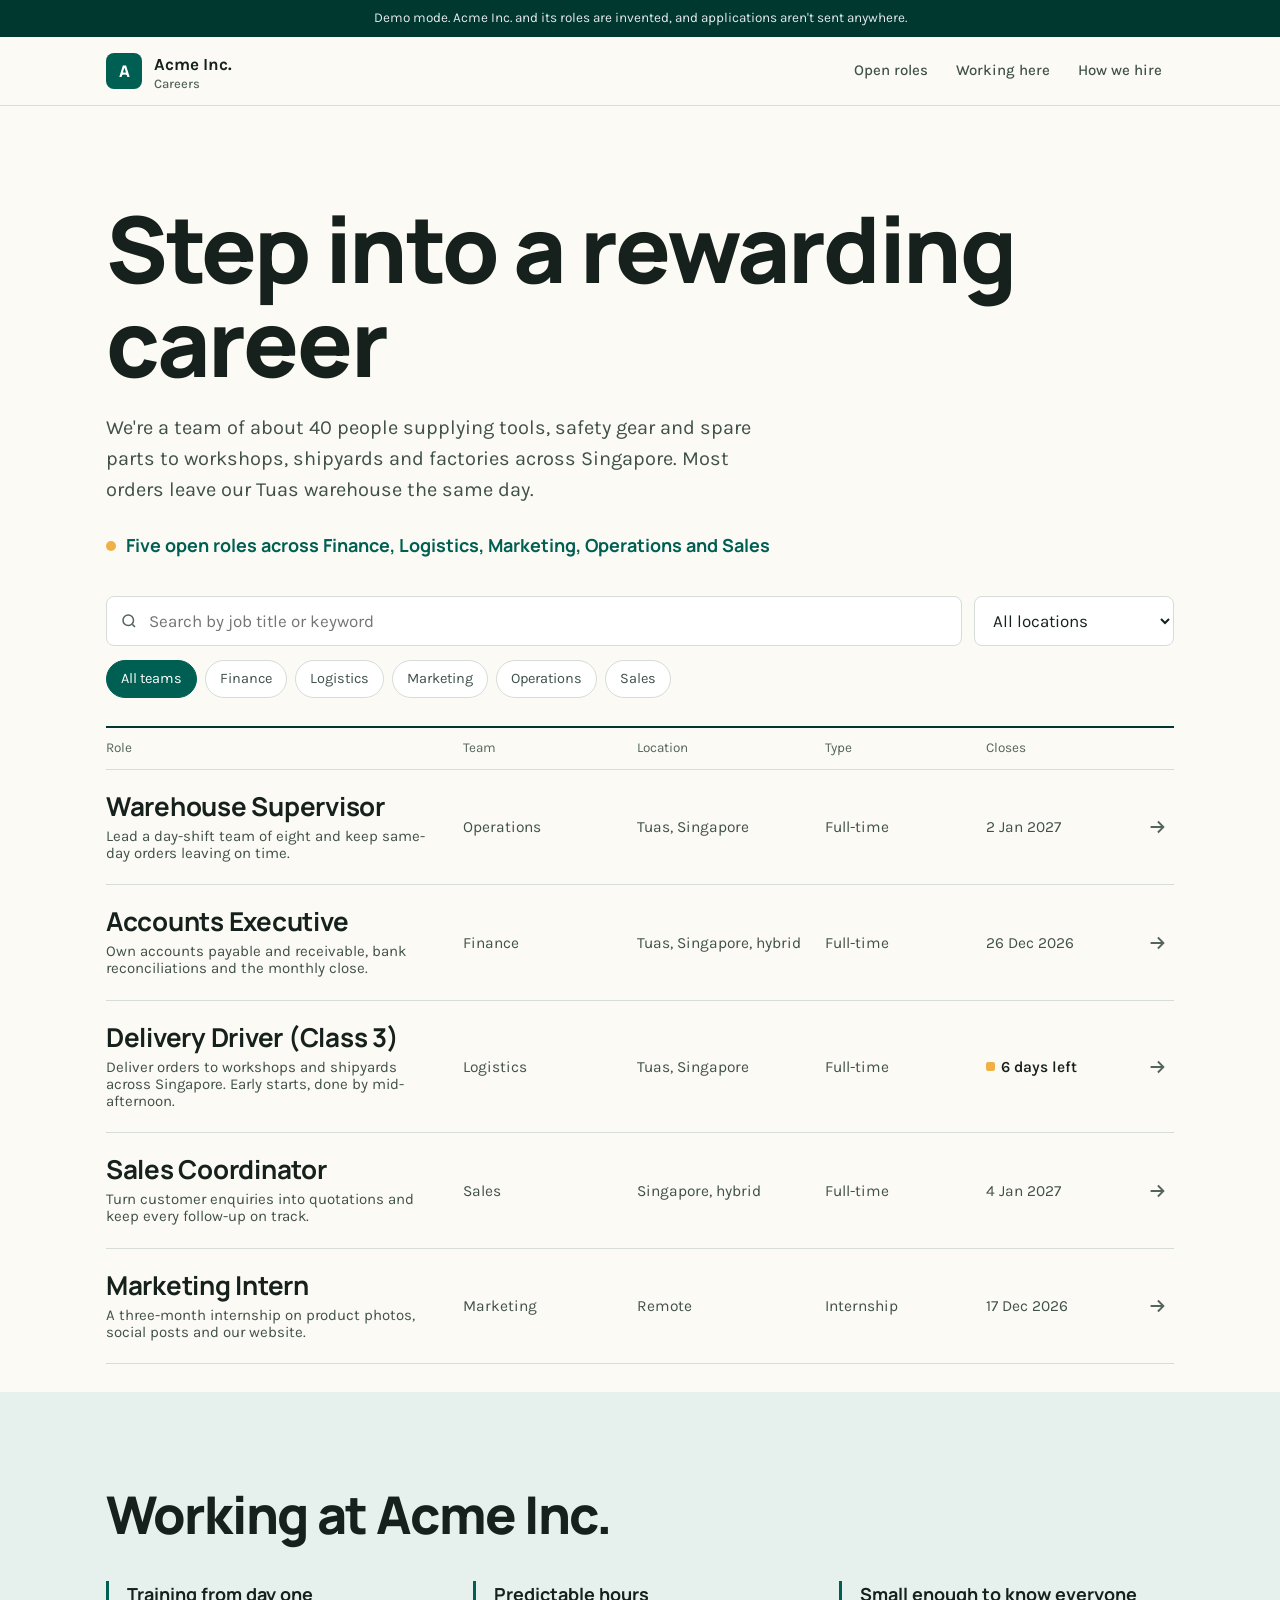
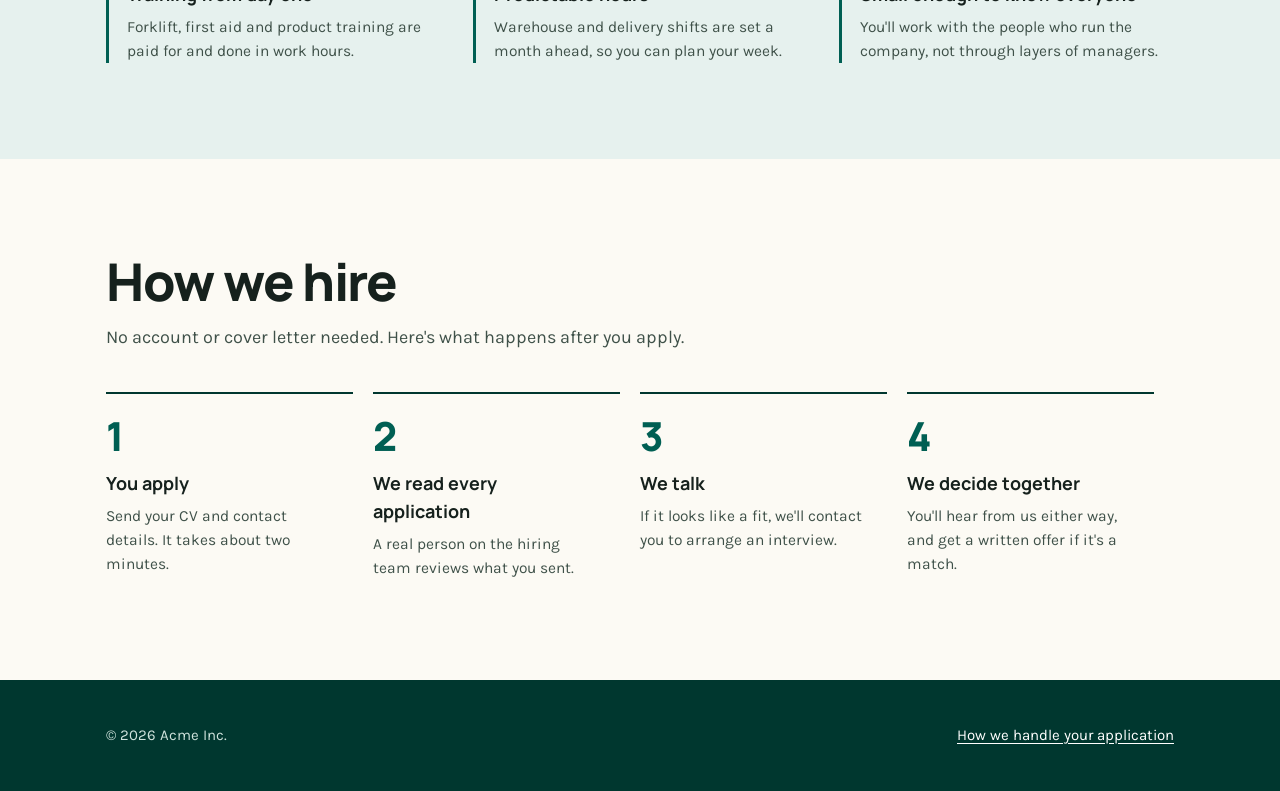
<file: index.html>
<!DOCTYPE html>
<html lang="en"><head><meta charset="utf-8"><title>Everyday AI in HR: hr-skills</title>
<meta http-equiv="refresh" content="0; url=skills/careers-portal/portal/">
<link rel="canonical" href="skills/careers-portal/portal/"></head>
<body><p><a href="skills/careers-portal/portal/">Open the careers portal demo</a> · <a href="https://github.com/EverydayAIHR/hr-skills">The skills on GitHub</a></p></body></html>
</file>
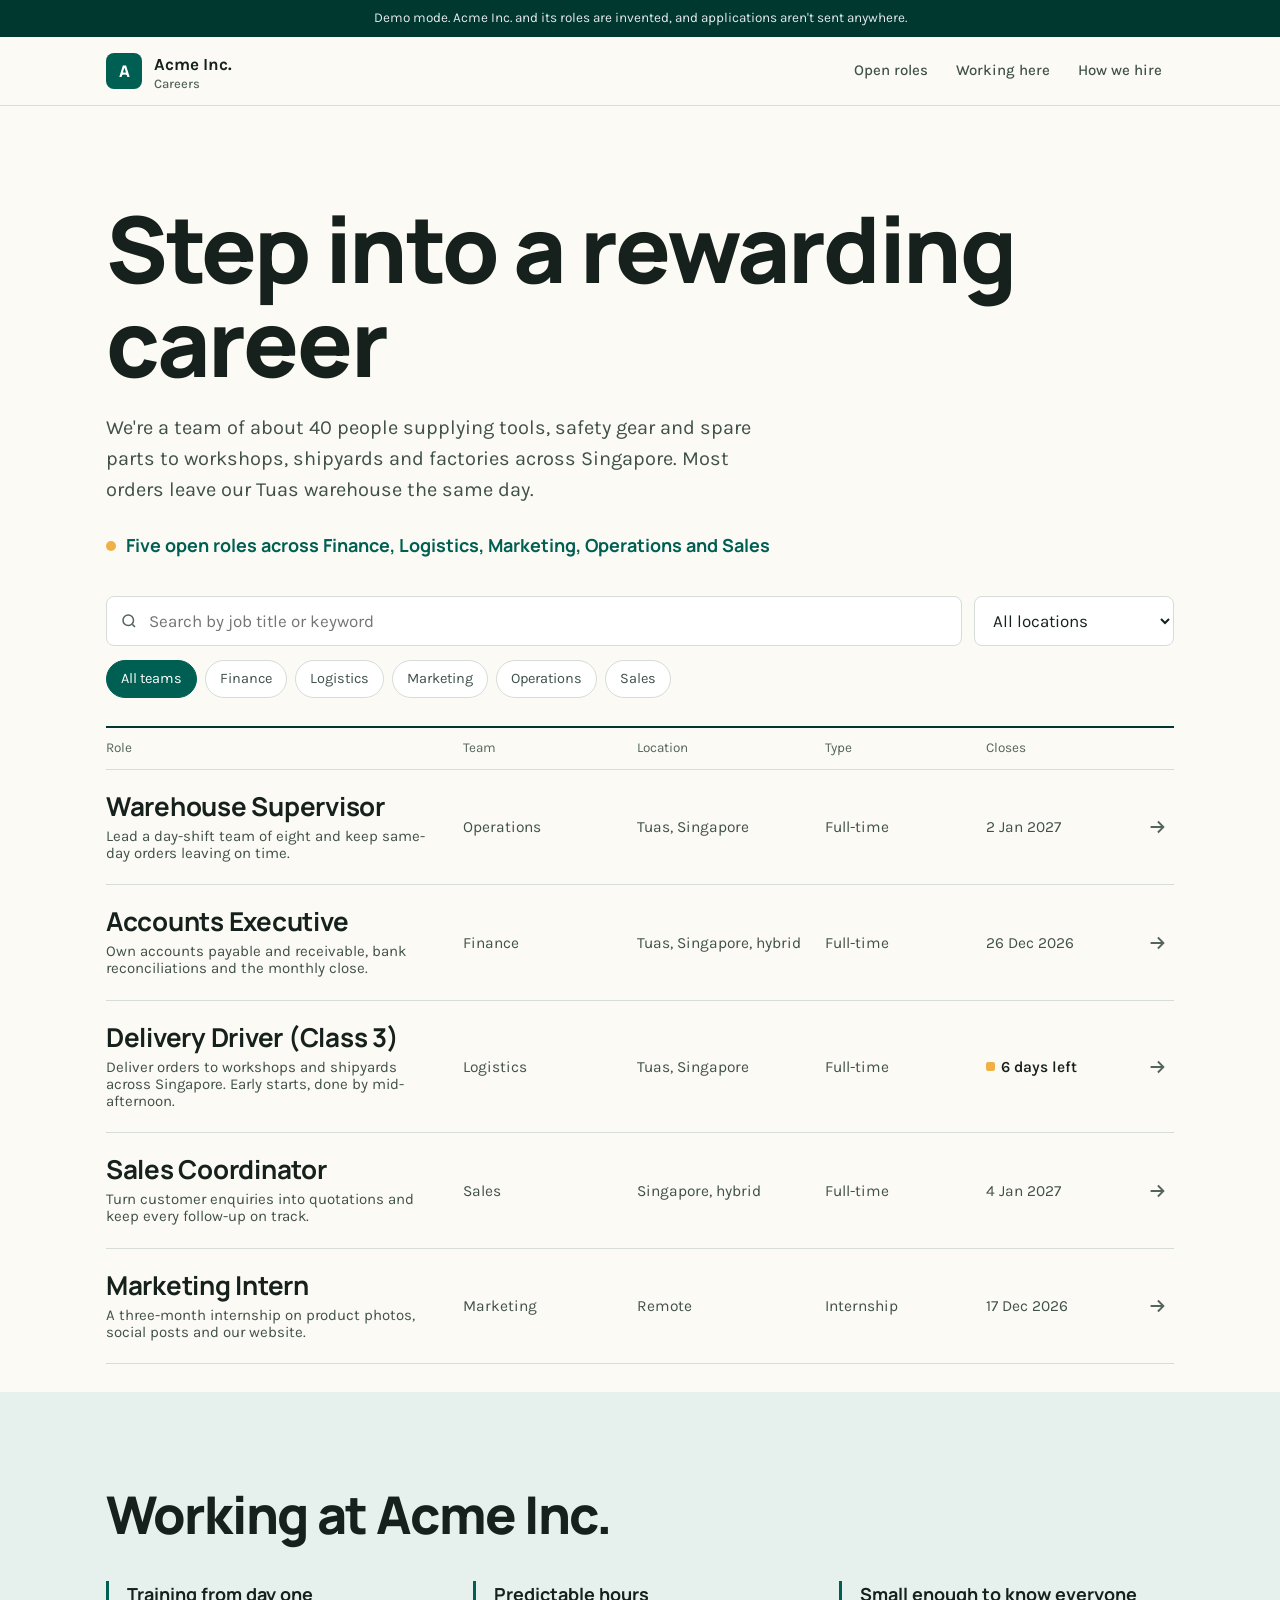
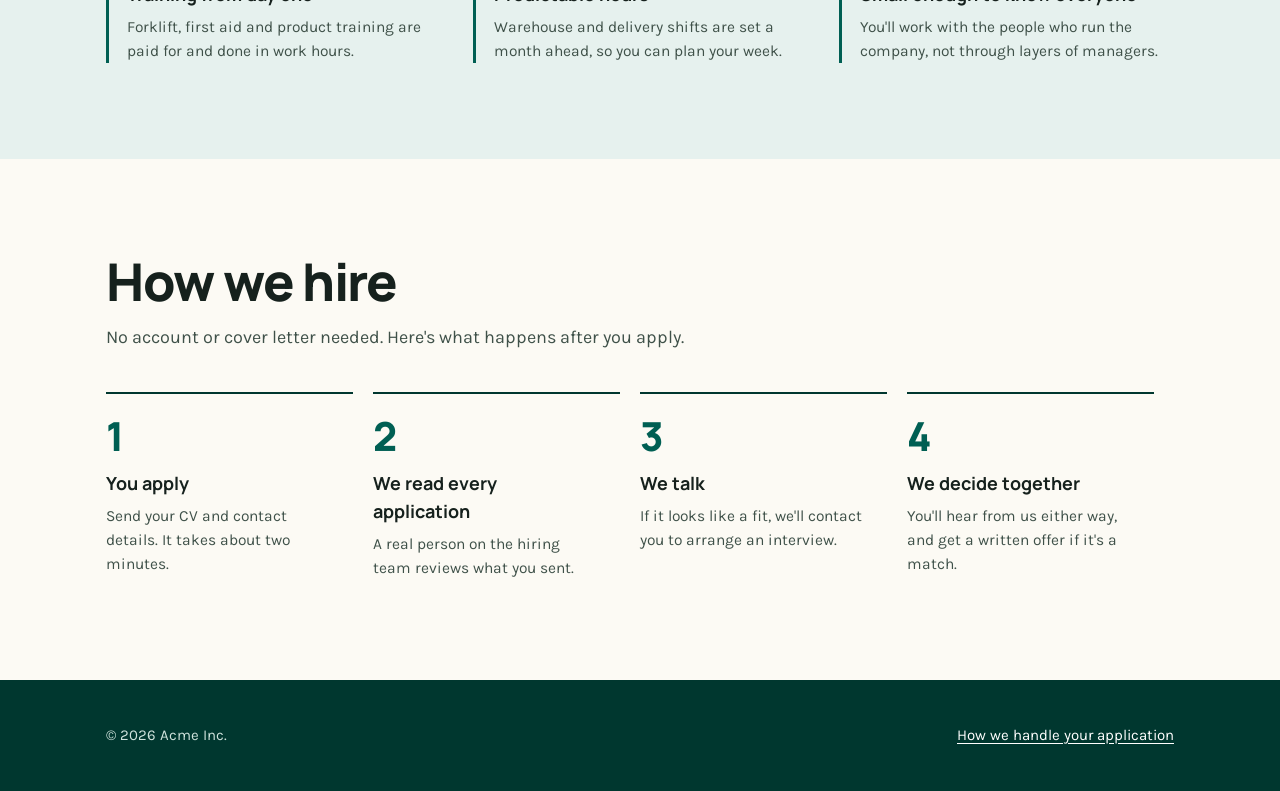
<file: skills/careers-portal/portal/index.html>
<!DOCTYPE html>
<html lang="en">
<head>
  <meta charset="utf-8">
  <meta name="viewport" content="width=device-width, initial-scale=1">
  <title>Careers at Acme Inc.</title>
  <meta name="description" content="Open roles and how to apply.">
  <link rel="preconnect" href="https://fonts.googleapis.com">
  <link rel="preconnect" href="https://fonts.gstatic.com" crossorigin>
  <link href="https://fonts.googleapis.com/css2?family=Karla:ital,wght@0,400..700;1,400&family=Manrope:wght@500..800&display=swap" rel="stylesheet">
  <link rel="stylesheet" href="styles.css">
</head>
<body>
  <a class="skip" href="#main">Skip to content</a>
  <div class="demo-strip" id="demoStrip" hidden>Demo mode. Acme Inc. and its roles are invented, and applications aren't sent anywhere.</div>

  <header class="site-header">
    <div class="wrap">
      <a class="brand" href="#" id="brandLink" aria-label="Careers home">
        <span class="brand-mark" id="brandMark" aria-hidden="true"></span>
        <span><span id="brandName"></span><small>Careers</small></span>
      </a>
      <nav class="nav" aria-label="Main">
        <a href="#roles" class="nav-primary">Open roles</a>
        <a href="#working-here">Working here</a>
        <a href="#how-we-hire">How we hire</a>
      </nav>
    </div>
  </header>

  <main id="main" tabindex="-1">
    <div class="wrap loading">Loading open roles…</div>
  </main>

  <footer class="site-footer">
    <div class="wrap">
      <p id="footerName"></p>
      <p><a href="#privacy">How we handle your application</a></p>
    </div>
  </footer>

  <div aria-live="polite" class="sr-only" id="announce"></div>

  <script src="config.js"></script>
  <script src="demo-data.js"></script>
  <script src="app.js"></script>
</body>
</html>
</file>
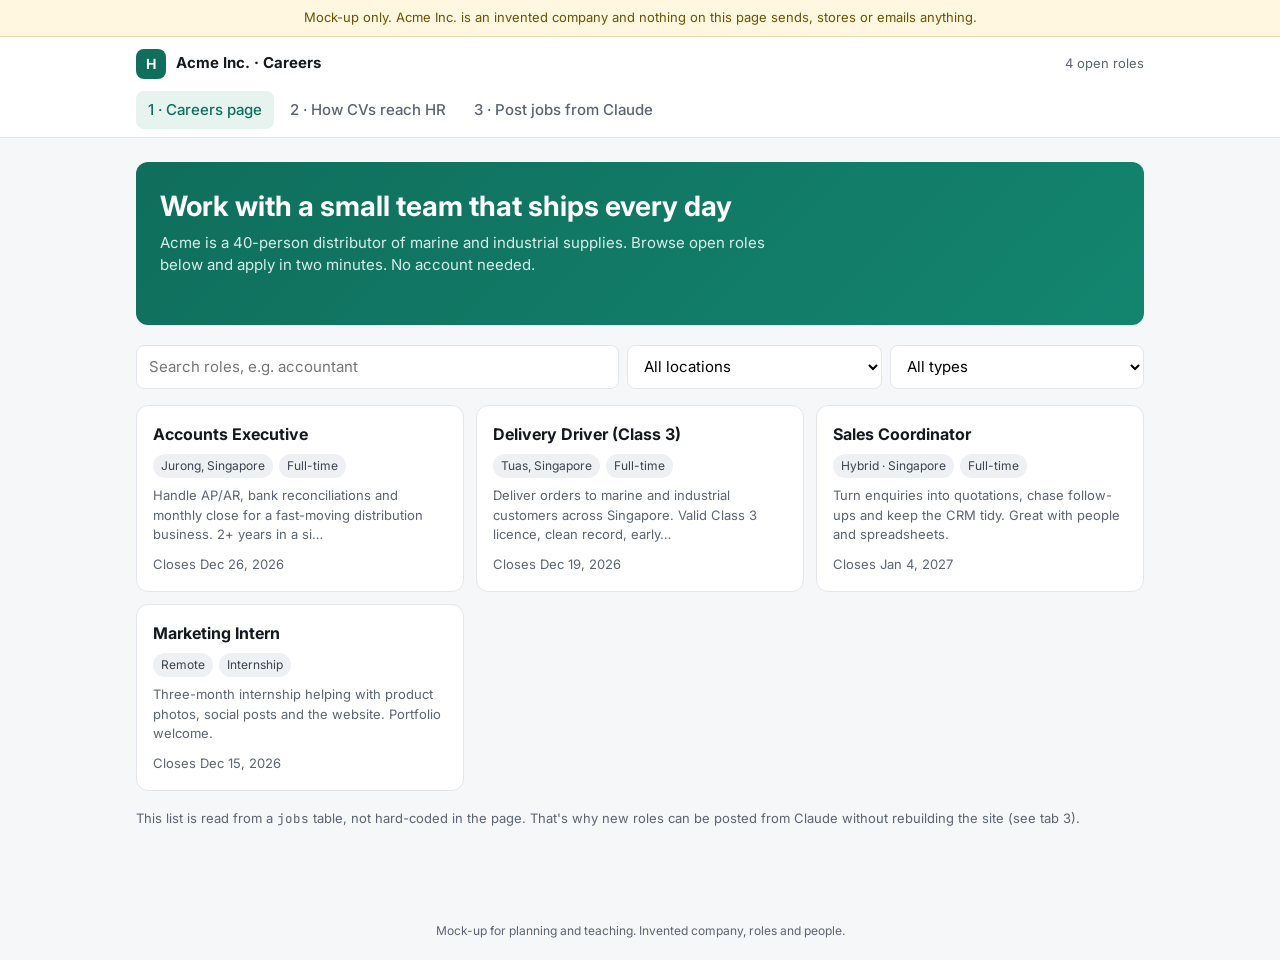
<file: skills/careers-portal/formats/careers-portal-demo.html>
<!DOCTYPE html>
<html lang="en">
<head>
<meta charset="utf-8">
<meta name="viewport" content="width=device-width, initial-scale=1">
<title>SME Job Portal – Mock</title>
<link rel="preconnect" href="https://fonts.googleapis.com">
<link href="https://fonts.googleapis.com/css2?family=Inter:wght@400;500;600;700&family=JetBrains+Mono:wght@400;500&display=swap" rel="stylesheet">
<style>
:root{
  --bg:#f6f7f9; --card:#fff; --ink:#14181f; --muted:#5b6472; --line:#e3e6eb;
  --brand:#0f6e5c; --brand-2:#e6f3ef; --accent:#f2a516; --danger:#b42318;
  --mono:'JetBrains Mono',ui-monospace,monospace; --r:12px;
}
*{box-sizing:border-box}
body{margin:0;font-family:Inter,system-ui,sans-serif;background:var(--bg);color:var(--ink);line-height:1.5;font-size:15px}
a{color:var(--brand)}
.banner{background:#fff7e0;border-bottom:1px solid #f0dfa8;font-size:13px;padding:8px 16px;text-align:center;color:#6b5200}
header{background:var(--card);border-bottom:1px solid var(--line);position:sticky;top:0;z-index:5}
.wrap{max-width:1040px;margin:0 auto;padding:0 16px}
.top{display:flex;align-items:center;justify-content:space-between;gap:12px;padding:12px 0}
.logo{display:flex;align-items:center;gap:10px;font-weight:700}
.logo i{width:30px;height:30px;border-radius:8px;background:var(--brand);display:grid;place-items:center;color:#fff;font-style:normal;font-size:14px}
nav.tabs{display:flex;gap:4px;overflow-x:auto;padding-bottom:8px}
nav.tabs button{border:0;background:none;padding:8px 12px;border-radius:8px;font:inherit;font-weight:500;color:var(--muted);cursor:pointer;white-space:nowrap}
nav.tabs button.on{background:var(--brand-2);color:var(--brand)}
section.view{display:none;padding:24px 0 60px}
section.view.on{display:block}
h1{font-size:28px;line-height:1.2;margin:0 0 8px}
h2{font-size:20px;margin:28px 0 10px}
h3{font-size:16px;margin:0 0 4px}
.lead{color:var(--muted);max-width:640px;margin:0 0 20px}
.hero{background:linear-gradient(135deg,#0f6e5c,#13856f);color:#fff;border-radius:var(--r);padding:28px 24px;margin-bottom:20px}
.hero .lead{color:#d9efe9}
.filters{display:flex;flex-wrap:wrap;gap:8px;margin-bottom:16px}
input,select,textarea{font:inherit;padding:10px 12px;border:1px solid var(--line);border-radius:8px;background:#fff;width:100%}
.filters input{flex:2;min-width:180px}.filters select{flex:1;min-width:130px;width:auto}
.grid{display:grid;grid-template-columns:repeat(auto-fill,minmax(280px,1fr));gap:12px}
.card{background:var(--card);border:1px solid var(--line);border-radius:var(--r);padding:16px}
.job{cursor:pointer;transition:border-color .15s, box-shadow .15s}
.job:hover{border-color:var(--brand);box-shadow:0 2px 10px rgba(15,110,92,.08)}
.meta{display:flex;flex-wrap:wrap;gap:6px;margin:8px 0}
.pill{font-size:12px;padding:3px 8px;border-radius:999px;background:#eef0f3;color:#3b4350}
.pill.new{background:#fff1d1;color:#7a5200}
.pill.closed{background:#fde8e6;color:var(--danger)}
.small{font-size:13px;color:var(--muted)}
.btn{display:inline-flex;align-items:center;gap:6px;border:0;border-radius:8px;padding:10px 16px;font:inherit;font-weight:600;cursor:pointer;background:var(--brand);color:#fff}
.btn.ghost{background:#fff;color:var(--brand);border:1px solid var(--brand)}
.btn.warn{background:var(--accent);color:#2a1d00}
.btn:disabled{opacity:.5;cursor:not-allowed}
.empty{padding:30px;text-align:center;color:var(--muted)}
/* modal */
.modal{position:fixed;inset:0;background:rgba(10,14,20,.5);display:none;align-items:flex-start;justify-content:center;overflow:auto;padding:24px 12px;z-index:20}
.modal.on{display:flex}
.sheet{background:#fff;border-radius:var(--r);max-width:640px;width:100%;padding:22px}
.sheet .x{float:right;border:0;background:#eef0f3;border-radius:8px;width:32px;height:32px;cursor:pointer;font-size:16px}
label{display:block;font-weight:500;font-size:14px;margin:12px 0 4px}
.check{display:flex;gap:8px;align-items:flex-start;font-weight:400;font-size:13px;color:var(--muted)}
.check input{width:auto;margin-top:3px}
.err{color:var(--danger);font-size:13px;margin-top:6px;min-height:18px}
/* pipeline */
.pipe{list-style:none;margin:14px 0;padding:0}
.pipe li{display:flex;gap:12px;padding:10px 0;border-bottom:1px dashed var(--line);opacity:.35;transition:opacity .3s}
.pipe li.done{opacity:1}
.pipe .dot{flex:none;width:26px;height:26px;border-radius:50%;background:#eef0f3;display:grid;place-items:center;font-size:13px;font-weight:700}
.pipe li.done .dot{background:var(--brand);color:#fff}
code,pre{font-family:var(--mono);font-size:12.5px}
pre{background:#0f1720;color:#d6e2ef;padding:14px;border-radius:10px;overflow-x:auto;white-space:pre-wrap;word-break:break-word;margin:8px 0}
.email{border:1px solid var(--line);border-radius:10px;overflow:hidden;margin-top:12px}
.email .eh{background:#f3f5f8;padding:10px 14px;font-size:13px}
.email .eh div{margin:2px 0}
.email .eb{padding:14px;font-size:14px}
.att{display:inline-flex;gap:8px;align-items:center;border:1px solid var(--line);border-radius:8px;padding:6px 10px;font-size:13px;margin-top:8px}
/* compare */
.cols{display:grid;grid-template-columns:repeat(auto-fit,minmax(260px,1fr));gap:12px}
.tag{display:inline-block;font-size:11px;font-weight:700;letter-spacing:.04em;text-transform:uppercase;padding:2px 8px;border-radius:6px;background:var(--brand-2);color:var(--brand);margin-bottom:6px}
.tag.alt{background:#eef0f3;color:#3b4350}
ul.tight{margin:6px 0;padding-left:18px}ul.tight li{margin:3px 0}
/* chat */
.chat{background:#fff;border:1px solid var(--line);border-radius:var(--r);padding:14px;display:flex;flex-direction:column;gap:10px;min-height:120px}
.msg{max-width:88%;padding:10px 12px;border-radius:12px;font-size:14px}
.msg.u{align-self:flex-end;background:var(--brand);color:#fff;border-bottom-right-radius:4px}
.msg.c{align-self:flex-start;background:#f1f3f6;border-bottom-left-radius:4px}
.msg.tool{align-self:flex-start;background:#fff;border:1px dashed #b9c2cf;font-size:12.5px;color:var(--muted);font-family:var(--mono)}
.row2{display:grid;grid-template-columns:1fr 1fr;gap:10px}
@media(max-width:560px){.row2{grid-template-columns:1fr}h1{font-size:24px}}
.steps{counter-reset:s;list-style:none;padding:0;margin:0}
.steps li{counter-increment:s;position:relative;padding:0 0 14px 40px}
.steps li:before{content:counter(s);position:absolute;left:0;top:0;width:28px;height:28px;border-radius:50%;background:var(--brand);color:#fff;display:grid;place-items:center;font-weight:700;font-size:13px}
.note{background:#f0f6ff;border:1px solid #cfe0fb;border-radius:10px;padding:12px 14px;font-size:14px}
.note.amber{background:#fff8e8;border-color:#f3dfa6}
footer{color:var(--muted);font-size:12px;text-align:center;padding:20px}
</style>
</head>
<body>
<div class="banner">Mock-up only. Acme Inc. is an invented company and nothing on this page sends, stores or emails anything.</div>
<header>
  <div class="wrap">
    <div class="top">
      <div class="logo"><i>H</i>Acme Inc. · Careers</div>
      <span class="small" id="openCount"></span>
    </div>
    <nav class="tabs">
      <button data-v="careers" class="on">1 · Careers page</button>
      <button data-v="cvflow">2 · How CVs reach HR</button>
      <button data-v="mcp">3 · Post jobs from Claude</button>
    </nav>
  </div>
</header>

<main class="wrap">
<!-- VIEW 1 -->
<section class="view on" id="v-careers">
  <div class="hero">
    <h1>Work with a small team that ships every day</h1>
    <p class="lead">Acme is a 40-person distributor of marine and industrial supplies. Browse open roles below and apply in two minutes. No account needed.</p>
  </div>
  <div class="filters">
    <input id="q" placeholder="Search roles, e.g. accountant">
    <select id="fLoc"><option value="">All locations</option></select>
    <select id="fType"><option value="">All types</option></select>
  </div>
  <div class="grid" id="jobs"></div>
  <p class="small" style="margin-top:18px">This list is read from a <code>jobs</code> table, not hard-coded in the page. That's why new roles can be posted from Claude without rebuilding the site (see tab 3).</p>
</section>

<!-- VIEW 2 -->
<section class="view" id="v-cvflow">
  <h1>How a CV gets to the employer's inbox</h1>
  <p class="lead">A Lovable app can't send mail from the browser. The Apply button saves the CV, then a small server function (a Lovable Cloud Edge Function) emails it to the address set on that job.</p>

  <div class="card">
    <ol class="steps">
      <li><b>Candidate submits the form.</b> Name, email, phone, CV (PDF or Word, up to 5 MB) and a consent tick.</li>
      <li><b>The CV goes into private storage.</b> It's a Lovable Cloud storage bucket with no public link, at <code>cvs/&lt;company&gt;/&lt;application-id&gt;.pdf</code>.</li>
      <li><b>An application row is saved.</b> It's linked to the job, so the employer can still see every applicant if an email goes astray.</li>
      <li><b>The Edge Function sends the email.</b> It reads the job's <code>apply_email</code> and sends through Lovable Emails or Resend, from the portal's verified domain. <b>Reply-To is set to the candidate</b>, so HR just hits Reply.</li>
      <li><b>The candidate gets an acknowledgement.</b> A short "we've received your application" email.</li>
      <li><b>Old CVs are cleaned up.</b> A scheduled job deletes CVs after the retention period the employer sets, e.g. 6 months.</li>
    </ol>
  </div>

  <h2>Attach the CV, or send a link?</h2>
  <div class="cols">
    <div class="card">
      <span class="tag">Recommended for SMEs</span>
      <h3>Attach the file</h3>
      <ul class="tight">
        <li>The CV lands in Gmail or Outlook like any normal application</li>
        <li>Nothing for HR to log in to</li>
        <li>Keep the upload cap small (5 MB) so the email stays well inside mailbox limits</li>
        <li>Needs Resend, because its API supports attachments</li>
      </ul>
    </div>
    <div class="card">
      <span class="tag alt">Option</span>
      <h3>Send a secure link</h3>
      <ul class="tight">
        <li>The email carries a link that expires, e.g. after 7 days</li>
        <li>The CV never sits in a mailbox, which makes privacy and retention easier</li>
        <li>An expired link needs a "resend link" flow</li>
        <li>Works with any email provider</li>
      </ul>
    </div>
  </div>

  <h2>What the employer receives</h2>
  <div class="email">
    <div class="eh">
      <div><b>From:</b> Acme Careers &lt;jobs@yourportal.example&gt;</div>
      <div><b>Reply-To:</b> <span class="demoName">Aisha Rahman</span> &lt;<span class="demoEmail">aisha.r@example.com</span>&gt;</div>
      <div><b>To:</b> careers@acme.example</div>
      <div><b>Subject:</b> New application: <span class="demoRole">Accounts Executive</span>, <span class="demoName">Aisha Rahman</span></div>
    </div>
    <div class="eb">
      <p style="margin:0 0 8px"><span class="demoName">Aisha Rahman</span> applied for <b class="demoRole">Accounts Executive</b>.</p>
      <p style="margin:0" class="small">Phone: +65 8xxx xxxx · Consent to store CV for 6 months: Yes<br>Reply to this email to contact the candidate directly.</p>
      <span class="att">📎 <span class="demoFile">Aisha_Rahman_CV.pdf</span> · 184 KB</span>
    </div>
  </div>

  <h2>The prompt to give Lovable</h2>
  <p class="small">Paste this into the portal's Lovable chat once. It builds steps 2 to 6.</p>
<pre id="lovPrompt">Use Lovable Cloud. Add a private storage bucket "cvs" (no public access).
Add an "applications" table: id, job_id, name, email, phone, cv_path,
consent (boolean), created_at.

On the job page, the Apply form uploads the CV (PDF/DOC/DOCX, max 5 MB)
to cvs/{company_slug}/{application_id}, saves the row, then calls an Edge
Function "notify-employer".

notify-employer: use the Resend connector. Send from jobs@&lt;my verified
domain&gt; to the job's apply_email, with reply_to = the candidate's email,
subject "New application: {job title}, {name}", the CV attached, and the
candidate's details in the body. Then send the candidate a short
acknowledgement email.

Validate inputs, rate-limit by IP, and add a scheduled job that deletes
CVs and rows older than each company's retention_days.</pre>
  <button class="btn ghost" onclick="copyText('lovPrompt',this)">Copy prompt</button>
</section>

<!-- VIEW 3 -->
<section class="view" id="v-mcp">
  <h1>Post a job by chatting with Claude</h1>
  <p class="lead">Once the Lovable connector is added in Claude, the employer describes the role in plain English. Claude shows a preview and asks before anything goes live.</p>

  <div class="cols">
    <div class="card">
      <span class="tag">Route A · Recommended</span>
      <h3>Write the job straight to the database</h3>
      <p class="small">Claude uses the Lovable <code>query_database</code> tool to insert one row into <code>jobs</code>. The page shows it right away. No code changes and no redeploy.</p>
    </div>
    <div class="card">
      <span class="tag alt">Route B</span>
      <h3>Ask the Lovable agent to edit the app</h3>
      <p class="small">Claude uses <code>send_message</code> to brief Lovable's agent. That's right for layout changes, but each message uses Lovable credits and changes code. It's overkill for a job post.</p>
    </div>
  </div>

  <h2>One-time setup the employer does</h2>
  <div class="card">
    <ol class="steps">
      <li><b>Get their own copy of the portal.</b> Remix the template into their own Lovable workspace and turn on Lovable Cloud.</li>
      <li><b>Connect Lovable in Claude.</b> Tap <b>+</b>, then Connectors, Browse connectors, Lovable, Connect, and sign in to Lovable.</li>
      <li><b>Tell Claude which project is theirs.</b> For example: "My careers portal is the Lovable project <i>acme-careers</i>."</li>
      <li><b>Post, edit and close jobs in chat.</b> Try it below.</li>
    </ol>
  </div>

  <h2>Try it</h2>
  <div class="card">
    <div class="row2">
      <div><label for="jTitle">Role title</label><input id="jTitle" value="Warehouse Supervisor"></div>
      <div><label for="jLoc">Location</label><input id="jLoc" value="Tuas, Singapore"></div>
      <div><label for="jType">Type</label>
        <select id="jType"><option>Full-time</option><option>Part-time</option><option>Contract</option><option>Internship</option></select></div>
      <div><label for="jClose">Closing date</label><input id="jClose" type="date"></div>
    </div>
    <label for="jDesc">What you'd type to Claude (plain English)</label>
    <textarea id="jDesc" rows="3">We need a warehouse supervisor to run a team of 8 on day shift, forklift licence a plus, 5 years experience. Send CVs to careers@acme.example.</textarea>
    <div style="margin-top:12px;display:flex;gap:8px;flex-wrap:wrap">
      <button class="btn" id="runChat">Send to Claude</button>
      <button class="btn ghost" id="resetChat">Reset</button>
    </div>
  </div>
  <div class="chat" id="chat" style="margin-top:12px"><div class="small">The simulated conversation shows here.</div></div>

  <h2>Other things to say</h2>
  <div class="cols">
    <div class="card"><h3>"We've filled the accountant role."</h3><p class="small">Claude finds the row, shows it, and on a yes sets <code>status = 'closed'</code>. The job is kept for history, not deleted.</p><button class="btn ghost" id="closeDemo">Simulate close</button></div>
    <div class="card"><h3>"Change the designer role to hybrid."</h3><p class="small">One <code>UPDATE</code> on that row, after Claude shows the before and after.</p></div>
    <div class="card"><h3>"How many people applied for the driver role?"</h3><p class="small">A read-only <code>SELECT</code> on <code>applications</code>. Nothing changes.</p></div>
  </div>

  <div class="note amber" style="margin-top:16px"><b>Ground rule to teach:</b> database writes through the connector go straight to the live site. Claude should always show the job and the change, then wait for a clear "yes, publish" before running the insert or update.</div>
</section>
</main>
<footer>Mock-up for planning and teaching. Invented company, roles and people.</footer>

<!-- APPLY MODAL -->
<div class="modal" id="modal">
  <div class="sheet">
    <button class="x" onclick="closeModal()" aria-label="Close">✕</button>
    <div id="mBody"></div>
  </div>
</div>

<script>
const today = new Date();
const addDays = d => { const x = new Date(today); x.setDate(x.getDate()+d); return x.toISOString().slice(0,10); };
let jobs = [
  {id:1,title:"Accounts Executive",location:"Jurong, Singapore",type:"Full-time",closes:addDays(21),status:"open",apply_email:"careers@acme.example",
   desc:"Handle AP/AR, bank reconciliations and monthly close for a fast-moving distribution business. 2+ years in a similar role; Xero or similar a plus."},
  {id:2,title:"Delivery Driver (Class 3)",location:"Tuas, Singapore",type:"Full-time",closes:addDays(14),status:"open",apply_email:"careers@acme.example",
   desc:"Deliver orders to marine and industrial customers across Singapore. Valid Class 3 licence, clean record, early starts."},
  {id:3,title:"Sales Coordinator",location:"Hybrid · Singapore",type:"Full-time",closes:addDays(30),status:"open",apply_email:"careers@acme.example",
   desc:"Turn enquiries into quotations, chase follow-ups and keep the CRM tidy. Great with people and spreadsheets."},
  {id:4,title:"Marketing Intern",location:"Remote",type:"Internship",closes:addDays(10),status:"open",apply_email:"careers@acme.example",
   desc:"Three-month internship helping with product photos, social posts and the website. Portfolio welcome."}
];
let nextId = 5;
const esc = s => String(s).replace(/[&<>"']/g,c=>({'&':'&amp;','<':'&lt;','>':'&gt;','"':'&quot;',"'":'&#39;'}[c]));
const fmt = d => new Date(d+"T00:00:00").toLocaleDateString(undefined,{day:"numeric",month:"short",year:"numeric"});

// Tabs
document.querySelectorAll("nav.tabs button").forEach(b=>b.onclick=()=>show(b.dataset.v));
function show(v){
  document.querySelectorAll("nav.tabs button").forEach(b=>b.classList.toggle("on",b.dataset.v===v));
  document.querySelectorAll("section.view").forEach(s=>s.classList.toggle("on",s.id==="v-"+v));
  window.scrollTo({top:0,behavior:"smooth"});
}

// Careers list
function refreshFilters(){
  const fill=(el,vals,label)=>{const cur=el.value;el.innerHTML=`<option value="">${label}</option>`+[...new Set(vals)].map(v=>`<option${v===cur?" selected":""}>${esc(v)}</option>`).join("");};
  const open=jobs.filter(j=>j.status==="open");
  fill(fLoc,open.map(j=>j.location),"All locations");
  fill(fType,open.map(j=>j.type),"All types");
}
function render(){
  const q=document.getElementById("q").value.toLowerCase();
  const list=jobs.filter(j=>j.status==="open" && j.closes>=today.toISOString().slice(0,10))
    .filter(j=>!q||(j.title+" "+j.desc).toLowerCase().includes(q))
    .filter(j=>!fLoc.value||j.location===fLoc.value)
    .filter(j=>!fType.value||j.type===fType.value);
  document.getElementById("openCount").textContent=jobs.filter(j=>j.status==="open").length+" open roles";
  const el=document.getElementById("jobs");
  el.innerHTML=list.length?list.map(j=>`
    <div class="card job" onclick="openJob(${j.id})">
      <h3>${esc(j.title)}</h3>
      <div class="meta"><span class="pill">${esc(j.location)}</span><span class="pill">${esc(j.type)}</span>${j.isNew?'<span class="pill new">Just posted</span>':''}</div>
      <p class="small" style="margin:0 0 8px">${esc(j.desc.slice(0,110))}${j.desc.length>110?"…":""}</p>
      <span class="small">Closes ${fmt(j.closes)}</span>
    </div>`).join(""):'<div class="empty card">No roles match. Try clearing the filters.</div>';
}
const fLoc=document.getElementById("fLoc"), fType=document.getElementById("fType");
["q","fLoc","fType"].forEach(id=>document.getElementById(id).addEventListener("input",render));

// Job + apply modal
function openJob(id){
  const j=jobs.find(x=>x.id===id);
  document.getElementById("mBody").innerHTML=`
    <h1 style="font-size:22px">${esc(j.title)}</h1>
    <div class="meta"><span class="pill">${esc(j.location)}</span><span class="pill">${esc(j.type)}</span><span class="pill">Closes ${fmt(j.closes)}</span></div>
    <p>${esc(j.desc)}</p>
    <h2 style="margin-top:18px">Apply</h2>
    <form id="applyForm" novalidate>
      <div class="row2">
        <div><label for="aName">Full name</label><input id="aName" required value="Aisha Rahman"></div>
        <div><label for="aEmail">Email</label><input id="aEmail" type="email" required value="aisha.r@example.com"></div>
      </div>
      <label for="aPhone">Phone</label><input id="aPhone" value="+65 8123 4567">
      <label for="aCv">CV (PDF or Word, max 5 MB)</label><input id="aCv" type="file" accept=".pdf,.doc,.docx">
      <label class="check"><input type="checkbox" id="aConsent"> I agree that Acme may keep my CV for 6 months to consider me for this and similar roles. <a href="#" onclick="return false">Privacy note</a></label>
      <div class="err" id="aErr"></div>
      <button class="btn" type="submit">Submit application</button>
    </form>`;
  document.getElementById("modal").classList.add("on");
  document.getElementById("applyForm").onsubmit=e=>{e.preventDefault();submitApp(j);};
}
function closeModal(){document.getElementById("modal").classList.remove("on");}
document.getElementById("modal").addEventListener("click",e=>{if(e.target.id==="modal")closeModal();});

function submitApp(j){
  const name=aName.value.trim(), email=aEmail.value.trim(), file=aCv.files[0];
  const err=document.getElementById("aErr");
  if(!name||!/^\S+@\S+\.\S+$/.test(email)) return err.textContent="Please add your name and a valid email.";
  if(file && file.size>5*1024*1024) return err.textContent="That file is over 5 MB. Please upload a smaller CV.";
  if(!document.getElementById("aConsent").checked) return err.textContent="Please tick the consent box so we can keep your CV.";
  const fname=file?file.name:name.replace(/\s+/g,"_")+"_CV.pdf";
  const size=file?Math.max(1,Math.round(file.size/1024))+" KB":"184 KB";
  const appId="app_"+Math.random().toString(36).slice(2,8);
  document.getElementById("mBody").innerHTML=`
    <h1 style="font-size:22px">Application sent (simulated)</h1>
    <p class="small">This is what would happen behind the scenes, in order:</p>
    <ul class="pipe" id="pipe">
      <li><span class="dot">1</span><div><b>CV uploaded to private storage</b><br><code>cvs/acme/${appId}/${esc(fname)}</code></div></li>
      <li><span class="dot">2</span><div><b>Application saved</b><br><code>applications</code> row linked to job #${j.id}</div></li>
      <li><span class="dot">3</span><div><b>Employer emailed with the CV attached</b><br>To ${esc(j.apply_email)}, Reply-To ${esc(email)}</div></li>
      <li><span class="dot">4</span><div><b>Candidate acknowledgement sent</b><br>To ${esc(email)}</div></li>
    </ul>
    <div class="email">
      <div class="eh">
        <div><b>From:</b> Acme Careers &lt;jobs@yourportal.example&gt;</div>
        <div><b>Reply-To:</b> ${esc(name)} &lt;${esc(email)}&gt;</div>
        <div><b>To:</b> ${esc(j.apply_email)}</div>
        <div><b>Subject:</b> New application: ${esc(j.title)}, ${esc(name)}</div>
      </div>
      <div class="eb">${esc(name)} applied for <b>${esc(j.title)}</b>.<br><span class="att">📎 ${esc(fname)} · ${size}</span></div>
    </div>
    <p style="margin-top:14px"><button class="btn ghost" onclick="closeModal()">Done</button></p>`;
  [...document.querySelectorAll("#pipe li")].forEach((li,i)=>setTimeout(()=>li.classList.add("done"),450*(i+1)));
}

// MCP chat simulation
const jClose=document.getElementById("jClose"); jClose.value=addDays(28);
const chat=document.getElementById("chat");
function say(cls,html,delay){return new Promise(r=>setTimeout(()=>{const d=document.createElement("div");d.className="msg "+cls;d.innerHTML=html;chat.appendChild(d);d.scrollIntoView({block:"nearest",behavior:"smooth"});r(d);},delay));}
const sqlStr=s=>"'"+String(s).replace(/'/g,"''")+"'";
document.getElementById("runChat").onclick=async function(){
  const t=jTitle.value.trim()||"New role", loc=jLoc.value.trim()||"Singapore", ty=jType.value, cl=jClose.value||addDays(28), d=jDesc.value.trim();
  const em=(d.match(/[\w.+-]+@[\w-]+\.[\w.]+/)||["careers@acme.example"])[0];
  this.disabled=true; chat.innerHTML="";
  await say("u",esc(d)+`<br><br>Title: ${esc(t)} · ${esc(loc)} · ${esc(ty)} · closes ${fmt(cl)}`,50);
  await say("tool","Lovable · list_projects → acme-careers",500);
  await say("tool","Lovable · query_database (read-only) → SELECT columns FROM jobs",500);
  const desc=`Lead a team of 8 on day shift and keep our warehouse running safely and on time. What you'll need: 5+ years' warehouse experience; a forklift licence is a plus.`;
  const useDesc = /warehouse supervisor/i.test(t) ? desc : d.replace(/send cvs? to\s+\S+/i,"").trim();
  await say("c",`Here's the job as it will appear. <b>Shall I publish it?</b>
    <div class="card" style="margin-top:8px"><h3>${esc(t)}</h3><div class="meta"><span class="pill">${esc(loc)}</span><span class="pill">${esc(ty)}</span><span class="pill">Closes ${fmt(cl)}</span></div><p class="small" style="margin:0">${esc(useDesc)}</p><p class="small" style="margin:6px 0 0">Applications go to <b>${esc(em)}</b></p></div>
    <div style="margin-top:10px;display:flex;gap:8px"><button class="btn" id="yesPub">Yes, publish</button><button class="btn ghost" id="noPub">Not yet</button></div>`,700);
  document.getElementById("noPub").onclick=async()=>{await say("c","No problem. Nothing was saved. Tell me what to change.",200);document.getElementById("runChat").disabled=false;};
  document.getElementById("yesPub").onclick=async()=>{
    document.getElementById("yesPub").disabled=true;
    const sql=`INSERT INTO jobs (title, location, type, description, apply_email, closes_on, status)\nVALUES (${sqlStr(t)}, ${sqlStr(loc)}, ${sqlStr(ty)},\n        ${sqlStr(useDesc)},\n        ${sqlStr(em)}, ${sqlStr(cl)}, 'open');`;
    await say("tool","Lovable · query_database<pre>"+esc(sql)+"</pre>",300);
    jobs.unshift({id:nextId++,title:t,location:loc,type:ty,closes:cl,status:"open",apply_email:em,desc:useDesc,isNew:true});
    refreshFilters(); render();
    await say("c",`Published. <b>${esc(t)}</b> is now live on your careers page. <a href="#" id="seeIt">See it</a>`,600);
    document.getElementById("seeIt").onclick=e=>{e.preventDefault();show("careers");};
    document.getElementById("runChat").disabled=false;
  };
};
document.getElementById("resetChat").onclick=()=>{chat.innerHTML='<div class="small">The simulated conversation shows here.</div>';document.getElementById("runChat").disabled=false;};
document.getElementById("closeDemo").onclick=async function(){
  const j=jobs.find(x=>x.title==="Accounts Executive"&&x.status==="open");
  chat.innerHTML="";chat.scrollIntoView({behavior:"smooth"});
  if(!j){await say("c","The Accounts Executive role is already closed.",100);return;}
  await say("u","We've filled the accountant role.",50);
  await say("tool","Lovable · query_database (read-only) → SELECT id, title, status FROM jobs WHERE title ILIKE '%account%'",500);
  await say("c",`I found <b>Accounts Executive</b> (job #${j.id}, open). Should I close it? It'll come off the careers page but stay in your records. <div style="margin-top:8px"><button class="btn warn" id="yesClose">Yes, close it</button></div>`,600);
  document.getElementById("yesClose").onclick=async()=>{
    await say("tool",`Lovable · query_database<pre>UPDATE jobs SET status = 'closed' WHERE id = ${j.id};</pre>`,200);
    j.status="closed"; refreshFilters(); render();
    await say("c","Done. It's off the page. Would you like me to draft a short note for the other applicants?",500);
  };
};

function copyText(id,btn){
  const txt=document.getElementById(id).innerText;
  navigator.clipboard.writeText(txt).then(()=>{btn.textContent="Copied";setTimeout(()=>btn.textContent="Copy prompt",1500);})
    .catch(()=>{btn.textContent="Select the text and copy it";});
}
refreshFilters(); render();
</script>
</body>
</html>
</file>
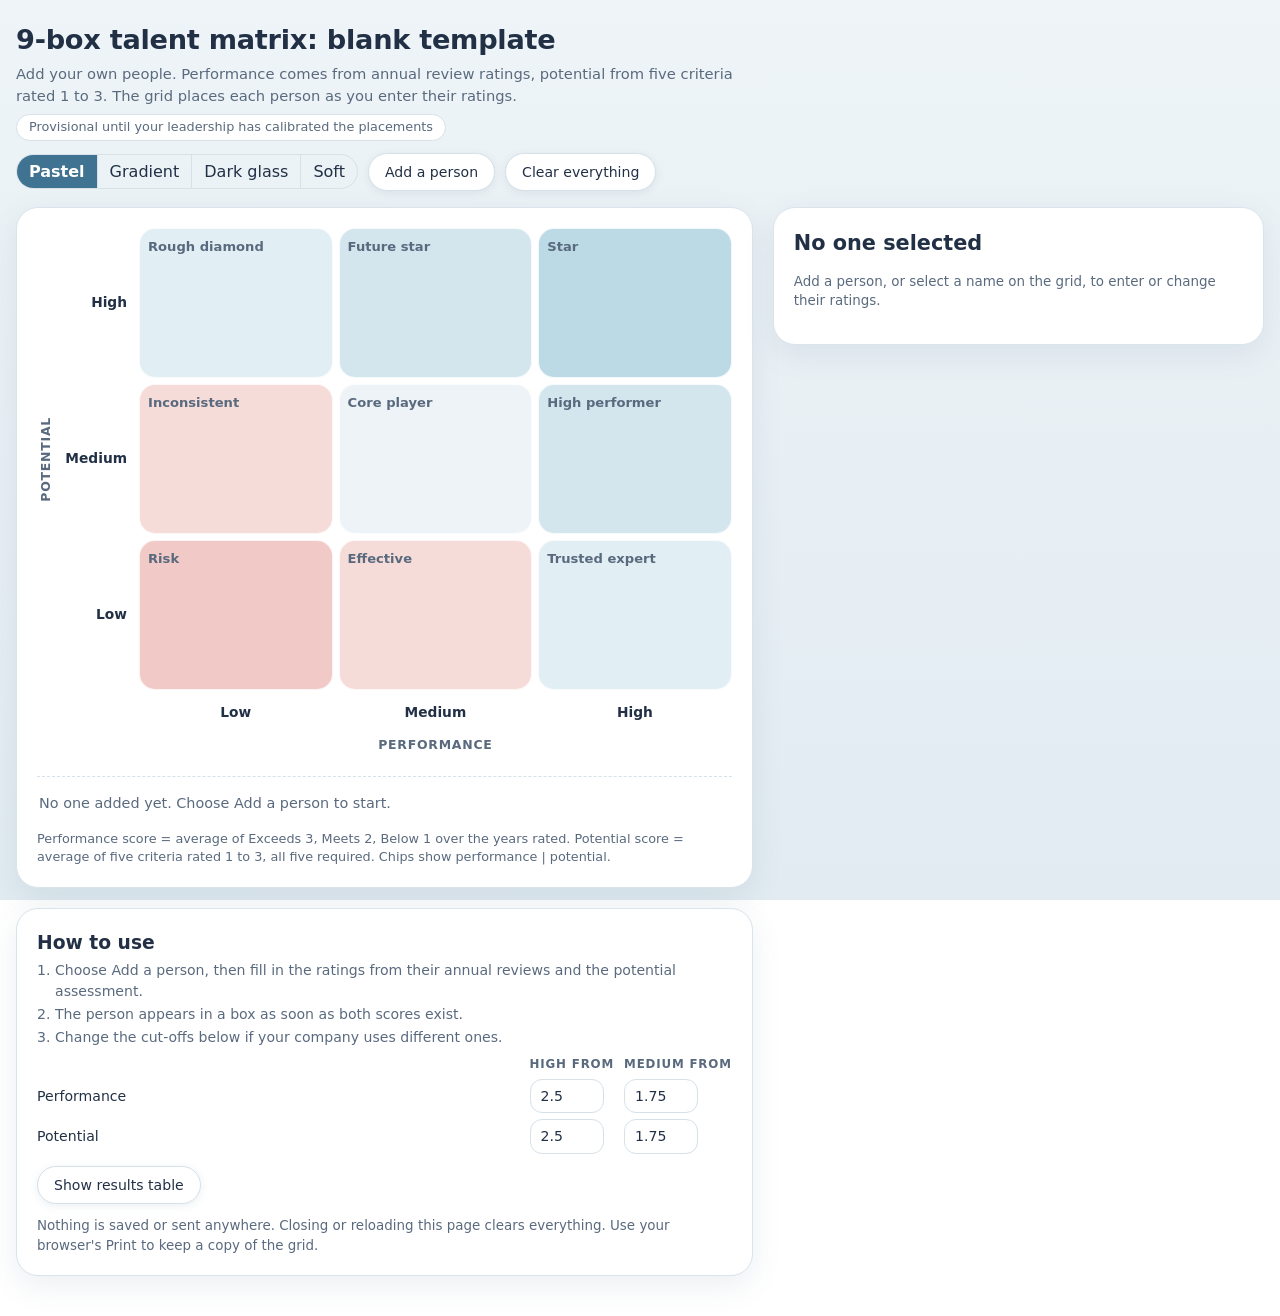
<file: skills/nine-box-talent-matrix/formats/nine-box-grid-template.html>
<!doctype html>
<html lang="en">
<head>
<meta charset="utf-8">
<meta name="viewport" content="width=device-width, initial-scale=1">
<title>9-box talent matrix template</title>
<style>

:root,:root[data-style="pastel"]{
  --bg:linear-gradient(180deg,#eef4f7 0%,#e1ebf1 100%); --panel:#ffffff; --panel-line:#d9e4eb; --ink:#223046; --muted:#5a6a7e; --line:#d6e1e8;
  --accent:#3f7391; --accent-bg:#3f7391; --accent-ink:#ffffff; --chip:#ffffff; --chip-line:#d6e1e8;
  --warn:#a3411f; --warnbg:#fbe9e3;
  --c-star:#bcd9e6; --c-good:#d3e6ee; --c-blue:#e1eef4; --c-mid:#edf3f7; --c-amber:#f6dcd8; --c-red:#f1c9c6;
  --cell-line:rgba(255,255,255,.8); --radius:22px; --cell-radius:16px; --chip-radius:14px;
  --shadow:0 10px 30px rgba(70,100,130,.10); --chip-shadow:0 2px 8px rgba(70,100,130,.10); --blur:none; --head-weight:600;
}
:root[data-style="gradient"]{
  --bg:linear-gradient(160deg,#e3d8f8 0%,#f4eaf1 48%,#fbedc8 100%); --panel:rgba(255,255,255,.62); --panel-line:rgba(255,255,255,.85); --ink:#1d1b26; --muted:#574f68; --line:rgba(120,100,160,.28);
  --accent:#1f1d2b; --accent-bg:#1f1d2b; --accent-ink:#ffffff; --chip:rgba(255,255,255,.9); --chip-line:rgba(255,255,255,.95);
  --warn:#9a3a1a; --warnbg:rgba(255,236,225,.9);
  --c-star:linear-gradient(135deg,#c7b3f2,#f6de8c); --c-good:linear-gradient(135deg,#dccff7,#f4e5c4); --c-blue:#e5dcfa; --c-mid:#f0eaf7; --c-amber:linear-gradient(135deg,#fbe8c4,#f6d0b8); --c-red:#f5d0d7;
  --cell-line:rgba(255,255,255,.7); --radius:30px; --cell-radius:22px; --chip-radius:18px;
  --shadow:0 12px 36px rgba(120,90,170,.14); --chip-shadow:0 3px 10px rgba(90,70,140,.12); --blur:blur(14px); --head-weight:400;
}
:root[data-style="dark"]{
  --bg:radial-gradient(1100px 560px at 85% -8%,#5d5057 0%,#2b2729 46%,#1b1a1c 100%); --panel:rgba(255,255,255,.06); --panel-line:rgba(255,255,255,.13); --ink:#f4f1ee; --muted:#bbb4ae; --line:rgba(255,255,255,.18);
  --accent:#e8b94a; --accent-bg:#e8b94a; --accent-ink:#1c1b1d; --chip:rgba(255,255,255,.09); --chip-line:rgba(255,255,255,.16);
  --warn:#ffb89e; --warnbg:rgba(255,120,90,.16);
  --c-star:rgba(232,185,74,.30); --c-good:rgba(232,185,74,.17); --c-blue:rgba(165,150,215,.24); --c-mid:rgba(255,255,255,.08); --c-amber:rgba(205,150,120,.24); --c-red:rgba(215,110,110,.27);
  --cell-line:rgba(255,255,255,.10); --radius:28px; --cell-radius:20px; --chip-radius:16px;
  --shadow:0 14px 40px rgba(0,0,0,.35); --chip-shadow:0 2px 8px rgba(0,0,0,.3); --blur:blur(14px); --head-weight:400;
}
:root[data-style="soft"]{
  --bg:linear-gradient(180deg,#eff3f7 0%,#e2e8ef 100%); --panel:#eef2f6; --panel-line:transparent; --ink:#2b3140; --muted:#5f6a84; --line:#cdd6e2;
  --accent:#2257e6; --accent-bg:linear-gradient(135deg,#1f4fd8,#2f6fe8); --accent-ink:#ffffff; --chip:#f3f6fa; --chip-line:transparent;
  --warn:#9c3b1d; --warnbg:#f6e7e1;
  --c-star:#d6e2ff; --c-good:#e1eafc; --c-blue:#e8eefa; --c-mid:#edf1f6; --c-amber:#f3ece3; --c-red:#f4e1e1;
  --cell-line:transparent; --radius:28px; --cell-radius:20px; --chip-radius:16px;
  --shadow:9px 9px 22px rgba(160,174,196,.55),-9px -9px 22px rgba(255,255,255,.95); --chip-shadow:4px 4px 10px rgba(160,174,196,.5),-4px -4px 10px rgba(255,255,255,.95); --blur:none; --head-weight:500;
}
*{box-sizing:border-box}
body{margin:0;background:var(--bg);background-attachment:fixed;min-height:100vh;color:var(--ink);font-family:system-ui,-apple-system,"Segoe UI",Roboto,sans-serif;line-height:1.45}
.wrap{max-width:1320px;margin:0 auto;padding:20px 16px 40px}
header{display:flex;flex-wrap:wrap;gap:12px;align-items:flex-end;justify-content:space-between;margin-bottom:16px}
h1{font-size:1.7rem;margin:0;font-weight:var(--head-weight);letter-spacing:-.01em}
.sub{color:var(--muted);font-size:.92rem;margin-top:4px;max-width:760px}
.tools{display:flex;gap:10px;flex-wrap:wrap;align-items:center}
button{font:inherit;cursor:pointer}
.btn{background:var(--chip);color:var(--ink);border:1px solid var(--chip-line);border-radius:999px;padding:8px 16px;font-size:.88rem;box-shadow:var(--chip-shadow)}
.btn:hover{border-color:var(--accent)}
.layout{display:grid;grid-template-columns:minmax(0,1.5fr) minmax(300px,1fr);gap:20px;align-items:start}
@media (max-width:980px){.layout{grid-template-columns:1fr}}
.gridwrap{background:var(--panel);border:1px solid var(--panel-line);border-radius:var(--radius);padding:20px;overflow-x:auto;box-shadow:var(--shadow);backdrop-filter:var(--blur);-webkit-backdrop-filter:var(--blur)}
.board{min-width:600px}
@media (max-width:640px){.wrap{padding:14px 16px 32px}h1{font-size:1.3rem}}
.board{display:grid;grid-template-columns:34px 56px repeat(3,minmax(0,1fr));grid-template-rows:repeat(3,minmax(150px,auto)) 34px 26px;gap:6px}
.ytitle{grid-row:1/4;grid-column:1;writing-mode:vertical-rl;transform:rotate(180deg);text-align:center;font-weight:700;font-size:.78rem;letter-spacing:.06em;color:var(--muted);align-self:center}
.ylab{grid-column:2;display:flex;align-items:center;justify-content:flex-end;font-weight:700;font-size:.86rem;padding-right:6px}
.xlab{grid-row:4;display:flex;align-items:center;justify-content:center;font-weight:700;font-size:.86rem}
.xtitle{grid-row:5;grid-column:3/6;text-align:center;font-weight:700;font-size:.78rem;letter-spacing:.06em;color:var(--muted)}
.cell{border:1.5px solid var(--cell-line);border-radius:var(--cell-radius);padding:8px;display:flex;flex-direction:column;gap:6px;min-width:0}
.cell h3{margin:0;font-size:.82rem;color:var(--muted);font-weight:700}
.chip{background:var(--chip);color:var(--ink);border:1.5px solid var(--chip-line);border-radius:var(--chip-radius);padding:8px 12px;text-align:left;display:block;width:100%;box-shadow:var(--chip-shadow)}
.chip:hover{border-color:var(--accent)}
.chip.sel{outline:3px solid var(--accent);outline-offset:1px}
.chip .n{font-weight:700;font-size:.95rem}
.chip .s{font-size:.76rem;color:var(--muted)}
.chip .flag{display:inline-block;margin-left:6px;font-size:.7rem;font-weight:700;color:var(--warn);background:var(--warnbg);border-radius:6px;padding:1px 6px}
.chip.moved{animation:pop .9s ease}
@keyframes pop{0%{transform:scale(1.07);box-shadow:0 0 0 4px var(--accent)}100%{transform:scale(1);box-shadow:0 0 0 0 transparent}}
@media (prefers-reduced-motion:reduce){.chip.moved{animation:none}}
.unplaced{margin-top:14px;border-top:1px dashed var(--line);padding-top:12px}
.unplaced h3{margin:0 0 8px;font-size:.82rem;color:var(--muted)}
.unplaced .chip{max-width:340px}
.panel{background:var(--panel);border:1px solid var(--panel-line);border-radius:var(--radius);padding:20px;position:sticky;top:12px;box-shadow:var(--shadow);backdrop-filter:var(--blur);-webkit-backdrop-filter:var(--blur)}
.panel h2{margin:0;font-size:1.3rem;font-weight:var(--head-weight)}
.role{color:var(--muted);font-size:.88rem;margin-bottom:10px}
.boxbadge{display:inline-block;background:var(--c-star);border-radius:999px;padding:4px 14px;font-weight:700;font-size:.85rem;margin:4px 0 10px}
.row{display:grid;grid-template-columns:1fr auto;gap:8px;align-items:center;margin:6px 0;font-size:.9rem}
.row label{color:var(--ink)}
select{font:inherit;background:var(--chip);color:var(--ink);border:1px solid var(--line);border-radius:6px;padding:3px 6px}
.seg{display:inline-flex;border:1px solid var(--line);border-radius:999px;overflow:hidden}
.seg button{background:transparent;color:var(--ink);border:0;padding:5px 12px;border-right:1px solid var(--line);min-width:38px}
.seg button:last-child{border-right:0}
.seg button[aria-pressed="true"]{background:var(--accent-bg);color:var(--accent-ink);font-weight:700}
.sect{font-size:.74rem;letter-spacing:.07em;font-weight:700;color:var(--muted);margin:14px 0 4px;text-transform:uppercase}
.kv{font-size:.88rem;margin:4px 0}
.kv b{color:var(--muted);font-weight:600}
.warn{background:var(--warnbg);color:var(--warn);border-radius:14px;padding:8px 10px;font-size:.86rem;margin:8px 0}
.scores{display:flex;gap:16px;font-size:.9rem;margin:6px 0}
.scores span b{font-size:1.15rem}
.hint{color:var(--muted);font-size:.84rem}
.legend{font-size:.8rem;color:var(--muted);margin-top:12px}
.sr{position:absolute;left:-9999px}
.left{display:flex;flex-direction:column;gap:20px;min-width:0}
.pill{display:inline-block;border:1px solid var(--line);border-radius:999px;padding:2px 12px;font-weight:700;font-size:.84rem;background:var(--chip)}
.lock{font-size:.76rem;color:var(--muted);margin:-2px 0 4px}
.ins h2{margin:0 0 4px;font-size:1.2rem;font-weight:var(--head-weight)}
.tabs{display:flex;gap:6px;flex-wrap:wrap;margin:8px 0 12px}
.tabs button{background:var(--chip);color:var(--ink);border:1px solid var(--chip-line);border-radius:999px;padding:6px 16px;font-size:.86rem;box-shadow:var(--chip-shadow)}
.tabs button[aria-pressed="true"]{background:var(--accent-bg);border-color:transparent;color:var(--accent-ink);font-weight:700}
.ins .head{font-weight:700;font-size:1.02rem;margin:4px 0 10px}
.ins h4{margin:14px 0 4px;font-size:.74rem;letter-spacing:.07em;text-transform:uppercase;color:var(--muted)}
.ins ul{margin:0;padding-left:20px}
.ins li{margin:4px 0;font-size:.92rem}
.ins .live{background:var(--warnbg);color:var(--warn);border-radius:14px;padding:8px 10px;font-size:.86rem;margin:8px 0}
.ins .note{margin-top:14px;padding-top:10px;border-top:1px dashed var(--line);font-size:.78rem;color:var(--muted)}
.ai-tag{display:inline-block;background:var(--accent-bg);color:var(--accent-ink);border-radius:6px;font-size:.68rem;font-weight:700;padding:1px 7px;vertical-align:middle;margin-left:8px;letter-spacing:.04em}

input[type=text],input[type=number]{font:inherit;background:var(--chip);color:var(--ink);border:1px solid var(--line);border-radius:12px;padding:6px 10px;min-width:0}
input[type=number]{width:74px}
input[type=text].wide{width:100%}
.empty{color:var(--muted);font-size:.9rem;padding:4px 2px}
.banner{display:inline-block;border:1px solid var(--line);border-radius:999px;padding:3px 12px;font-size:.8rem;color:var(--muted);margin-top:8px;background:var(--chip)}
.help{margin:0;padding-left:18px;font-size:.88rem;color:var(--muted)}
.help li{margin:3px 0}
.cuts{display:grid;grid-template-columns:1fr auto auto;gap:6px 10px;align-items:center;font-size:.88rem;margin-top:8px}
.cuts b{font-size:.74rem;letter-spacing:.07em;text-transform:uppercase;color:var(--muted)}
textarea{width:100%;min-height:110px;font:12px/1.4 ui-monospace,Menlo,Consolas,monospace;background:var(--chip);color:var(--ink);border:1px solid var(--line);border-radius:12px;padding:8px}
@media print{.tools,#panel,#side,.noprint{display:none!important}.layout{display:block}body{background:#fff}}
</style>
</head>
<body>
<div class="wrap">
<header>
  <div>
    <h1>9-box talent matrix: blank template</h1>
    <div class="sub">Add your own people. Performance comes from annual review ratings, potential from five criteria rated 1 to 3. The grid places each person as you enter their ratings.</div>
    <span class="banner">Provisional until your leadership has calibrated the placements</span>
  </div>
  <div class="tools">
    <div class="seg" id="styles" role="group" aria-label="Page style"><button type="button" data-s="pastel">Pastel</button><button type="button" data-s="gradient">Gradient</button><button type="button" data-s="dark">Dark glass</button><button type="button" data-s="soft">Soft</button></div>
    <button class="btn" id="addBtn" type="button">Add a person</button>
    <button class="btn" id="resetAll" type="button">Clear everything</button>
  </div>
</header>
<div class="layout">
  <div class="left">
    <section class="gridwrap" aria-label="9-box grid">
      <div class="board" id="board"></div>
      <div class="unplaced" id="unplaced"></div>
      <div class="legend">Performance score = average of Exceeds 3, Meets 2, Below 1 over the years rated. Potential score = average of five criteria rated 1 to 3, all five required. Chips show performance | potential.</div>
    </section>
    <section class="gridwrap" id="side" aria-label="Settings and results">
      <h3 style="margin:0 0 4px">How to use</h3>
      <ol class="help"><li>Choose Add a person, then fill in the ratings from their annual reviews and the potential assessment.</li><li>The person appears in a box as soon as both scores exist.</li><li>Change the cut-offs below if your company uses different ones.</li></ol>
      <div class="cuts" id="cuts"></div>
      <p style="margin:12px 0 4px"><button class="btn" id="copyBtn" type="button">Show results table</button></p>
      <div id="out" hidden><textarea id="tsv" readonly aria-label="Results table, tab separated"></textarea><div class="hint">Select all and paste into a spreadsheet.</div></div>
      <p class="hint" style="margin:12px 0 0">Nothing is saved or sent anywhere. Closing or reloading this page clears everything. Use your browser's Print to keep a copy of the grid.</p>
    </section>
  </div>
  <aside class="panel" id="panel" aria-live="polite"></aside>
</div>
</div>
<script>
const CRITERIA=["Learning agility","Drive and ambition","Influence and leadership","Handling bigger scope","Adaptability and resilience"];
const YEARS=["Year before last","Last year","Latest year"];
const PTS={"Exceeds":3,"Meets":2,"Below":1};
const LVL=["Low","Medium","High"];
const LABELS={"2,0":"Rough diamond","2,1":"Future star","2,2":"Star","1,0":"Inconsistent","1,1":"Core player","1,2":"High performer","0,0":"Risk","0,1":"Effective","0,2":"Trusted expert"};
const MEAN={"Star":"High on both. Retain, stretch and plan the next role.","Future star":"Strong potential with results still building. Give stretch work.","Rough diamond":"High potential but low results now. Find what is in the way.","High performer":"Delivers strongly with a less clear growth path. Offer an expert or senior track.","Core player":"Dependable contributors. Keep developing steadily.","Inconsistent":"Medium potential with low results. Coaching and clear targets.","Trusted expert":"High results without appetite for a bigger role. Recognise and retain.","Effective":"Reliable in role. Keep engaged and check what motivates them.","Risk":"Low on both. A structured improvement conversation."};
const SHADE={"2,2":"--c-star","2,1":"--c-good","1,2":"--c-good","2,0":"--c-blue","0,2":"--c-blue","1,1":"--c-mid","1,0":"--c-amber","0,1":"--c-amber","0,0":"--c-red"};
let people=[], selected=null, cut={ph:2.5,pm:1.75,qh:2.5,qm:1.75}, nextId=1;
const f2=x=>x===null?"n/a":x.toFixed(2);
const perf=p=>{const v=p.r.filter(x=>PTS[x]).map(x=>PTS[x]);return v.length?v.reduce((a,b)=>a+b,0)/v.length:null};
const pot=p=>p.c.every(x=>x)?p.c.reduce((a,b)=>a+b,0)/5:null;
const lv=(s,h,m)=>s===null?null:(s>=h?2:(s>=m?1:0));
const pos=p=>{const a=lv(perf(p),cut.ph,cut.pm),b=lv(pot(p),cut.qh,cut.qm);return(a===null||b===null)?null:{perf:a,pot:b}};
const boxName=p=>{const q=pos(p);return q?LABELS[q.pot+','+q.perf]:'Not placed'};
const $=id=>document.getElementById(id);
function el(tag,cls,txt){const e=document.createElement(tag);if(cls)e.className=cls;if(txt!==undefined)e.textContent=txt;return e}

function render(){renderGrid();renderPanel();renderCuts();}
function renderGrid(){
  const board=$('board');board.innerHTML='';
  const yt=el('div','ytitle','POTENTIAL');board.appendChild(yt);
  for(let r=0;r<3;r++){
    const pt=2-r;
    const yl=el('div','ylab',LVL[pt]);yl.style.gridRow=r+1;board.appendChild(yl);
    for(let pf=0;pf<3;pf++){
      const c=el('div','cell');c.style.gridRow=r+1;c.style.gridColumn=pf+3;c.style.background='var('+SHADE[pt+','+pf]+')';
      c.setAttribute('role','group');c.setAttribute('aria-label',LABELS[pt+','+pf]+': '+LVL[pf]+' performance, '+LVL[pt]+' potential');
      c.appendChild(el('h3','',LABELS[pt+','+pf]));
      people.filter(p=>{const q=pos(p);return q&&q.perf===pf&&q.pot===pt}).forEach(p=>c.appendChild(chip(p)));
      board.appendChild(c);
    }
  }
  LVL.forEach((t,i)=>{const x=el('div','xlab',t);x.style.gridRow=4;x.style.gridColumn=i+3;board.appendChild(x)});
  const xt=el('div','xtitle','PERFORMANCE');board.appendChild(xt);
  const un=$('unplaced');un.innerHTML='';
  const np=people.filter(p=>!pos(p));
  if(!people.length){un.appendChild(el('div','empty','No one added yet. Choose Add a person to start.'))}
  else if(np.length){un.appendChild(el('h3','','Not placed yet (needs at least one annual rating and all five potential ratings)'));np.forEach(p=>un.appendChild(chip(p)))}
}
function chip(p){
  const b=el('button','chip'+(p.id===selected?' sel':''));b.type='button';
  b.appendChild(el('div','n',p.name||'Unnamed'));
  b.appendChild(el('div','s',f2(perf(p))+' | '+f2(pot(p))));
  b.addEventListener('click',()=>{selected=p.id;render()});
  return b;
}
function renderPanel(){
  const pn=$('panel');pn.innerHTML='';
  const p=people.find(x=>x.id===selected);
  if(!p){pn.appendChild(el('h2','','No one selected'));pn.appendChild(el('p','hint','Add a person, or select a name on the grid, to enter or change their ratings.'));return}
  const nm=el('input');nm.type='text';nm.className='wide';nm.value=p.name;nm.placeholder='Name';nm.setAttribute('aria-label','Name');nm.style.fontWeight='700';
  nm.addEventListener('input',()=>{p.name=nm.value;renderGrid()});pn.appendChild(nm);
  const rl=el('input');rl.type='text';rl.className='wide';rl.value=p.role;rl.placeholder='Role (optional)';rl.setAttribute('aria-label','Role');rl.style.marginTop='8px';
  rl.addEventListener('input',()=>{p.role=rl.value});pn.appendChild(rl);
  const q=pos(p);
  const bb=el('div','boxbadge',q?LABELS[q.pot+','+q.perf]+' ('+LVL[q.perf]+' performance, '+LVL[q.pot]+' potential)':'Not placed yet');
  bb.style.background=q?'var('+SHADE[q.pot+','+q.perf]+')':'var(--c-mid)';bb.style.marginTop='12px';pn.appendChild(bb);
  if(q)pn.appendChild(el('div','kv',MEAN[LABELS[q.pot+','+q.perf]]));
  const sc=el('div','scores');sc.innerHTML='<span>Performance <b></b></span><span>Potential <b></b></span>';
  sc.querySelectorAll('b')[0].textContent=f2(perf(p));sc.querySelectorAll('b')[1].textContent=f2(pot(p));pn.appendChild(sc);

  pn.appendChild(el('div','sect','Annual review ratings'));
  YEARS.forEach((y,i)=>{
    const row=el('div','row');row.appendChild(el('label','',y));
    const sel=el('select');sel.setAttribute('aria-label',y);
    [['','Not rated'],['Exceeds','Exceeds'],['Meets','Meets'],['Below','Below']].forEach(([v,t])=>{const o=el('option','',t);o.value=v;if(p.r[i]===v)o.selected=true;sel.appendChild(o)});
    sel.addEventListener('change',()=>{p.r[i]=sel.value;render()});
    row.appendChild(sel);pn.appendChild(row);
  });
  pn.appendChild(el('div','sect','Potential criteria (1 low, 2 medium, 3 high)'));
  CRITERIA.forEach((c,i)=>{
    const row=el('div','row');row.appendChild(el('label','',c));
    const seg=el('div','seg');seg.setAttribute('role','group');seg.setAttribute('aria-label',c);
    [1,2,3].forEach(v=>{const b=el('button','',String(v));b.type='button';b.setAttribute('aria-pressed',p.c[i]===v);
      b.addEventListener('click',()=>{p.c[i]=(p.c[i]===v?0:v);render()});seg.appendChild(b)});
    row.appendChild(seg);pn.appendChild(row);
  });
  pn.appendChild(el('div','hint','Select a number again to clear it. Every rating needs a real example on the assessment form.'));
  const rm=el('button','btn','Remove this person');rm.type='button';rm.style.marginTop='14px';
  rm.addEventListener('click',()=>{people=people.filter(x=>x.id!==p.id);selected=people.length?people[0].id:null;render()});pn.appendChild(rm);
}
function renderCuts(){
  const c=$('cuts');
  if(c.dataset.ready)return;c.dataset.ready='1';c.innerHTML='';
  c.appendChild(el('b','',''));c.appendChild(el('b','','High from'));c.appendChild(el('b','','Medium from'));
  [['Performance','ph','pm'],['Potential','qh','qm']].forEach(([t,h,m])=>{
    c.appendChild(el('span','',t));
    [h,m].forEach(k=>{const i=el('input');i.type='number';i.step='0.05';i.min='1';i.max='3';i.value=cut[k];i.setAttribute('aria-label',t+' '+(k===h?'high':'medium')+' cut-off');
      i.addEventListener('input',()=>{const v=parseFloat(i.value);if(v>=1&&v<=3){cut[k]=v;render()}});c.appendChild(i)});
  });
}
$('addBtn').addEventListener('click',()=>{const p={id:nextId++,name:'',role:'',r:['','',''],c:[0,0,0,0,0]};people.push(p);selected=p.id;render();const i=document.querySelector('#panel input');if(i)i.focus()});
$('resetAll').addEventListener('click',()=>{people=[];selected=null;cut={ph:2.5,pm:1.75,qh:2.5,qm:1.75};$('cuts').dataset.ready='';$('out').hidden=true;render()});
$('copyBtn').addEventListener('click',()=>{
  const rows=[['Name','Role',...YEARS,'Performance score','Performance level',...CRITERIA,'Potential score','Potential level','Box']];
  people.forEach(p=>{const q=pos(p);rows.push([p.name,p.role,...p.r,f2(perf(p)),q?LVL[q.perf]:'',...p.c.map(x=>x||''),f2(pot(p)),q?LVL[q.pot]:'',boxName(p)])});
  const t=rows.map(r=>r.join('\t')).join('\n');$('tsv').value=t;$('out').hidden=false;
  try{navigator.clipboard.writeText(t).catch(()=>{})}catch(e){}
});
function setStyle(n){
  document.documentElement.setAttribute('data-style',n);
  document.querySelectorAll('#styles button').forEach(b=>b.setAttribute('aria-pressed',b.dataset.s===n));
  try{localStorage.setItem('nb-style',n)}catch(e){}
}
document.querySelectorAll('#styles button').forEach(b=>b.addEventListener('click',()=>setStyle(b.dataset.s)));
let st='pastel';try{st=localStorage.getItem('nb-style')||''}catch(e){}
if(!['pastel','gradient','dark','soft'].includes(st))st=matchMedia('(prefers-color-scheme: dark)').matches?'dark':'pastel';
setStyle(st);
render();
</script>
</body>
</html>
</file>
<file: skills/careers-portal/portal/styles.css>
/* Careers portal. Brand colours are set from settings in app.js. */
:root {
  --brand: #005F53;
  --brand-ink: #ffffff;          /* text on brand, computed for contrast */
  --brand-deep: color-mix(in srgb, var(--brand) 78%, #000);   /* #004A41 for the default teal */
  --brand-tint: color-mix(in srgb, var(--brand) 9%, #fff);
  --ink: #16211D;
  --ink-2: #3F5149;
  --ink-3: #52645B;
  --paper: #FCFAF4;
  --surface: #E6F1EE;   /* mint */
  --sand: #F5EDDC;
  --deep: #00372F;     /* deep green */
  --line: #D4DDD7;
  --signal: #EFB146;   /* amber accent */
  --danger: #B42322;
  --ok: #1D7A46;

  --display: "Manrope", ui-sans-serif, system-ui, sans-serif;
  --body: "Karla", ui-sans-serif, system-ui, sans-serif;
  --measure: 68ch;
  --gutter: clamp(20px, 5vw, 56px);
  --max: 1180px;
}

* { box-sizing: border-box; }
html { -webkit-text-size-adjust: 100%; }
body {
  margin: 0;
  min-height: 100vh; display: flex; flex-direction: column;
  font-family: var(--body);
  font-size: 17px;
  line-height: 1.55;
  color: var(--ink);
  background: var(--paper);
}
img, svg { display: block; max-width: 100%; }
h1, h2, h3 { font-family: var(--display); }
a { color: var(--brand); text-underline-offset: 3px; }
a:hover { color: var(--brand-deep); }
button, input, select, textarea { font: inherit; color: inherit; }
:focus-visible { outline: 3px solid var(--brand); outline-offset: 2px; border-radius: 4px; }
.sr-only { position: absolute; width: 1px; height: 1px; overflow: hidden; clip: rect(0 0 0 0); white-space: nowrap; }
.skip { position: absolute; left: 12px; top: -60px; background: var(--ink); color: #fff; padding: 10px 14px; border-radius: 6px; z-index: 50; }
.skip:focus { top: 12px; }

main { flex: 1; }
main:focus, [tabindex="-1"]:focus { outline: none; }
.wrap { max-width: var(--max); margin: 0 auto; padding: 0 var(--gutter); }

/* Display type (Manrope) */
.display {
  font-family: var(--display);
  font-weight: 800;
  letter-spacing: -0.025em;
  line-height: 1.02;
  margin: 0;
}

/* Demo strip */
.demo-strip {
  background: var(--deep);
  color: #E6EAEE;
  font-size: 13.5px;
  padding: 8px var(--gutter);
  text-align: center;
}
.demo-strip a { color: #fff; }

/* Header */
.site-header { border-bottom: 1px solid var(--line); background: color-mix(in srgb, var(--paper) 92%, transparent); backdrop-filter: blur(8px); position: sticky; top: 0; z-index: 20; }
.site-header .wrap { display: flex; align-items: center; justify-content: space-between; gap: 16px; min-height: 68px; }
.brand { display: flex; align-items: center; gap: 12px; text-decoration: none; color: var(--ink); font-weight: 700; }
.brand-mark { width: 36px; height: 36px; border-radius: 8px; background: var(--brand); color: var(--brand-ink); display: grid; place-items: center; font-family: var(--display); font-weight: 800; font-size: 16px; overflow: hidden; }
.brand-mark img { width: 100%; height: 100%; object-fit: contain; background: #fff; }
.brand small { display: block; font-weight: 500; color: var(--ink-3); font-size: 13px; line-height: 1.1; }
.nav { display: flex; gap: 4px; }
.nav a { text-decoration: none; color: var(--ink-2); padding: 8px 12px; border-radius: 6px; font-size: 15px; font-weight: 500; }
.nav a:hover { background: var(--surface); color: var(--ink); }
@media (max-width: 720px) { .nav a:not(.nav-primary) { display: none; } }

/* Buttons */
.btn {
  display: inline-flex; align-items: center; justify-content: center; gap: 8px;
  border: 0; border-radius: 8px; cursor: pointer;
  padding: 13px 20px; font-weight: 650; font-size: 16px; text-decoration: none;
  background: var(--brand); color: var(--brand-ink);
}
.btn:hover { background: var(--brand-deep); color: var(--brand-ink); }
.btn[disabled] { opacity: .55; cursor: progress; }
.btn-quiet { background: transparent; color: var(--ink); border: 1px solid var(--line); }
.btn-quiet:hover { background: var(--surface); color: var(--ink); }
.btn-block { width: 100%; }

/* Hero: the open roles are the hero */
.hero { padding: clamp(44px, 8vw, 96px) 0 28px; }
.hero h1 { font-size: clamp(40px, 7.4vw, 92px); max-width: 15ch; }
.hero .count { margin: 26px 0 0; font-family: var(--display); font-weight: 700; font-size: 18px; }
.hero .count a { color: var(--brand); text-decoration: none; display: inline-flex; align-items: center; gap: 10px; }
.hero .count a::before { content: ""; width: 10px; height: 10px; border-radius: 50%; background: var(--signal); }
.hero .count a:hover { text-decoration: underline; }
.hero p.about { max-width: 56ch; color: var(--ink-2); font-size: clamp(17px, 1.6vw, 20px); margin: 22px 0 0; }

/* Search and filters */
.finder { display: grid; grid-template-columns: 1fr auto; gap: 12px; margin-top: 36px; }
.search { position: relative; }
.search svg { position: absolute; left: 14px; top: 50%; transform: translateY(-50%); color: var(--ink-3); }
.search input, .finder select {
  width: 100%; height: 50px; border: 1px solid var(--line); border-radius: 8px; background: #fff; padding: 0 14px;
}
.search input { padding-left: 42px; }
.finder select { min-width: 200px; }
@media (max-width: 640px) { .finder { grid-template-columns: 1fr; } .finder select { min-width: 0; } }
.chips { display: flex; flex-wrap: wrap; gap: 8px; margin-top: 14px; }
.chip {
  border: 1px solid var(--line); background: #fff; border-radius: 999px; padding: 7px 14px; font-size: 14.5px; cursor: pointer; color: var(--ink-2);
}
.chip[aria-pressed="true"] { background: var(--brand); border-color: var(--brand); color: var(--brand-ink); }

/* Roles list */
#roles { margin-top: 28px; }
.roles { margin: 0; padding: 0; list-style: none; border-top: 2px solid var(--deep); }
.roles-head, .role a {
  display: grid; grid-template-columns: minmax(0, 2.4fr) 1.1fr 1.2fr 1fr 1fr 28px; gap: 20px; align-items: center;
}
@media (min-width: 861px) { .roles { border-top: 0; } .roles-head { border-top: 2px solid var(--deep); } }
.roles-head { font-size: 13.5px; color: var(--ink-3); padding: 10px 0; border-bottom: 1px solid var(--line); }
.role { border-bottom: 1px solid var(--line); }
.role a { padding: 22px 0; text-decoration: none; color: var(--ink); }
.role a:hover .role-title { color: var(--brand); }
.role a:hover .role-go { transform: translateX(4px); color: var(--brand); }
.role-title { font-family: var(--display); font-weight: 700; font-size: clamp(20px, 2.2vw, 26px); line-height: 1.15; letter-spacing: -0.01em; }
.role-summary { display: block; font-family: var(--body); font-weight: 400; font-size: 15px; color: var(--ink-2); margin-top: 6px; letter-spacing: 0; }
.role-cell { font-size: 15.5px; color: var(--ink-2); }
.role-cell .lbl { display: none; }
.role-go { color: var(--ink-3); transition: transform .15s ease; }
.closing-soon { display: inline-flex; align-items: center; gap: 6px; font-weight: 600; color: var(--ink); }
.closing-soon::before { content: ""; width: 9px; height: 9px; border-radius: 2px; background: var(--signal); }
@media (max-width: 860px) {
  .roles-head { display: none; }
  .role a { grid-template-columns: 1fr 24px; gap: 6px 12px; }
  .role-title { grid-column: 1; }
  .role-go { grid-column: 2; grid-row: 1; }
  .role-cell { grid-column: 1; display: flex; gap: 6px; font-size: 15px; }
  .role-cell .lbl { display: inline; color: var(--ink-3); min-width: 88px; }
}
.empty { padding: 48px 0; border-bottom: 1px solid var(--line); }
.empty h2 { font-size: 22px; margin: 0 0 6px; }
.empty p { margin: 0; color: var(--ink-2); }

/* Sections */
.section { padding: clamp(56px, 8vw, 96px) 0; }
.section-alt { background: var(--surface); }
.section h2.display { font-size: clamp(30px, 4.4vw, 52px); max-width: 18ch; }
.section .intro { color: var(--ink-2); max-width: 56ch; margin: 16px 0 0; font-size: 18px; }

.steps { list-style: none; padding: 0; margin: 40px 0 0; display: grid; grid-template-columns: repeat(4, 1fr); gap: 0; counter-reset: step; }
.steps li { counter-increment: step; padding: 22px 24px 4px 0; border-top: 2px solid var(--deep); margin-right: 20px; }
.steps li::before { content: counter(step); font-family: var(--display); font-weight: 800; font-size: 40px; line-height: 1; display: block; color: var(--brand); margin-bottom: 14px; }
.steps h3 { margin: 0 0 6px; font-size: 18px; }
.steps p { margin: 0; color: var(--ink-2); font-size: 15.5px; }
@media (max-width: 860px) { .steps { grid-template-columns: 1fr 1fr; row-gap: 28px; } }
@media (max-width: 520px) { .steps { grid-template-columns: 1fr; } }

.facts { display: grid; grid-template-columns: repeat(3, 1fr); gap: 32px; margin-top: 40px; }
.facts div { border-left: 3px solid var(--brand); padding-left: 18px; }
.facts h3 { margin: 0 0 6px; font-size: 18px; }
.facts p { margin: 0; color: var(--ink-2); font-size: 15.5px; }
@media (max-width: 860px) { .facts { grid-template-columns: 1fr; gap: 22px; } }

/* Footer */
.site-footer { background: var(--deep); color: #CFE3DD; padding: 44px 0; font-size: 15px; }
.site-footer .wrap { display: flex; flex-wrap: wrap; justify-content: space-between; gap: 18px; }
.site-footer a { color: #fff; }
.site-footer p { margin: 0; }

/* Job page */
.crumb { padding: 26px 0 0; font-size: 15px; }
.crumb a { text-decoration: none; display: inline-flex; gap: 6px; align-items: center; }
.job { display: grid; grid-template-columns: minmax(0, 1fr) 360px; gap: clamp(32px, 5vw, 72px); padding: 22px 0 88px; align-items: start; }
.job-head h1 { font-size: clamp(34px, 5.2vw, 64px); }
.job-dept { color: var(--ink-3); font-weight: 600; margin: 0 0 14px; font-size: 16px; }
.job-summary { font-size: clamp(18px, 1.8vw, 21px); color: var(--ink-2); max-width: 52ch; margin: 22px 0 0; }
.prose { max-width: var(--measure); margin-top: 40px; }
.prose h2 { font-size: 21px; margin: 34px 0 10px; font-weight: 700; }
.prose p { margin: 0 0 14px; }
.prose ul { margin: 0 0 14px; padding-left: 22px; }
.prose li { margin: 6px 0; }
.panel { position: sticky; top: 92px; border: 1px solid var(--line); border-radius: 12px; padding: 24px; background: #fff; }
.section-sand { background: var(--sand); }
.panel dl { margin: 0 0 22px; display: grid; grid-template-columns: auto 1fr; gap: 10px 16px; font-size: 15.5px; }
.panel dt { color: var(--ink-3); }
.panel dd { margin: 0; font-weight: 600; }
.panel .small { font-size: 14px; color: var(--ink-3); margin: 14px 0 0; }
.share { margin-top: 12px; }
@media (max-width: 920px) {
  .job { grid-template-columns: 1fr; }
  .panel { position: static; }
  .mobile-apply { position: sticky; bottom: 0; background: #fff; border-top: 1px solid var(--line); padding: 12px var(--gutter); z-index: 15; }
}
@media (min-width: 921px) { .mobile-apply { display: none; } }

/* Apply */
.apply { max-width: 720px; padding: 22px 0 96px; }
.apply h1 { font-size: clamp(32px, 5vw, 56px); }
.apply .for { color: var(--ink-2); margin: 14px 0 0; font-size: 18px; }
.form { margin-top: 36px; display: grid; gap: 20px; }
.row { display: grid; grid-template-columns: 1fr 1fr; gap: 20px; }
@media (max-width: 600px) { .row { grid-template-columns: 1fr; } }
.field label { display: block; font-weight: 600; font-size: 15.5px; margin-bottom: 6px; }
.field .hint { font-weight: 400; color: var(--ink-3); }
.field input, .field textarea {
  width: 100%; border: 1px solid #7C8D83; border-radius: 8px; padding: 12px 14px; background: #fff;
}
.field textarea { min-height: 120px; resize: vertical; }
.field input:focus, .field textarea:focus { border-color: var(--brand); outline: 3px solid var(--brand-tint); outline-offset: 0; }
.field [aria-invalid="true"] { border-color: var(--danger); }
.err { color: var(--danger); font-size: 14.5px; margin-top: 6px; }
.err:empty { display: none; }
.form input, .form textarea, .form .drop { scroll-margin-top: 120px; }
.drop {
  border: 2px dashed #9FB0A7; border-radius: 12px; padding: 26px; text-align: center; background: var(--surface); cursor: pointer;
}
.drop.over { border-color: var(--brand); background: var(--brand-tint); }
.drop strong { display: block; font-size: 17px; }
.drop span { color: var(--ink-3); font-size: 14.5px; }
.drop input { position: absolute; opacity: 0; pointer-events: none; width: 1px; height: 1px; }
.file-chosen { display: flex; align-items: center; justify-content: space-between; gap: 12px; border: 1px solid var(--line); border-radius: 10px; padding: 14px 16px; background: #fff; }
.file-chosen .name { font-weight: 600; word-break: break-all; }
.file-chosen .size { color: var(--ink-3); font-size: 14px; }
.consent { display: grid; grid-template-columns: 22px 1fr; gap: 12px; align-items: start; font-size: 15.5px; color: var(--ink-2); }
.consent input { width: 20px; height: 20px; margin-top: 2px; accent-color: var(--brand); }
.hp { position: absolute; left: -10000px; }
.form-error { background: #FCEDEC; color: #7A1B15; border-radius: 8px; padding: 12px 14px; font-size: 15px; }

/* Done */
.done { max-width: 640px; padding: 64px 0 110px; }
.done .tick { width: 64px; height: 64px; border-radius: 50%; background: var(--ok); display: grid; place-items: center; color: #fff; margin-bottom: 26px; }
.done h1 { font-size: clamp(34px, 5vw, 60px); }
.done p { color: var(--ink-2); font-size: 18px; }
.done ol { padding-left: 22px; color: var(--ink-2); }
.done li { margin: 8px 0; }
@media (prefers-reduced-motion: no-preference) {
  .done .tick { animation: pop .45s cubic-bezier(.2, 1.4, .4, 1) both; }
  @keyframes pop { from { transform: scale(.4); opacity: 0; } to { transform: scale(1); opacity: 1; } }
}

/* Privacy */
.privacy { padding: 26px 0 96px; }
.privacy h1 { font-size: clamp(34px, 5vw, 60px); margin-bottom: 26px; }

.loading { padding: 80px 0; color: var(--ink-3); }
</file>
